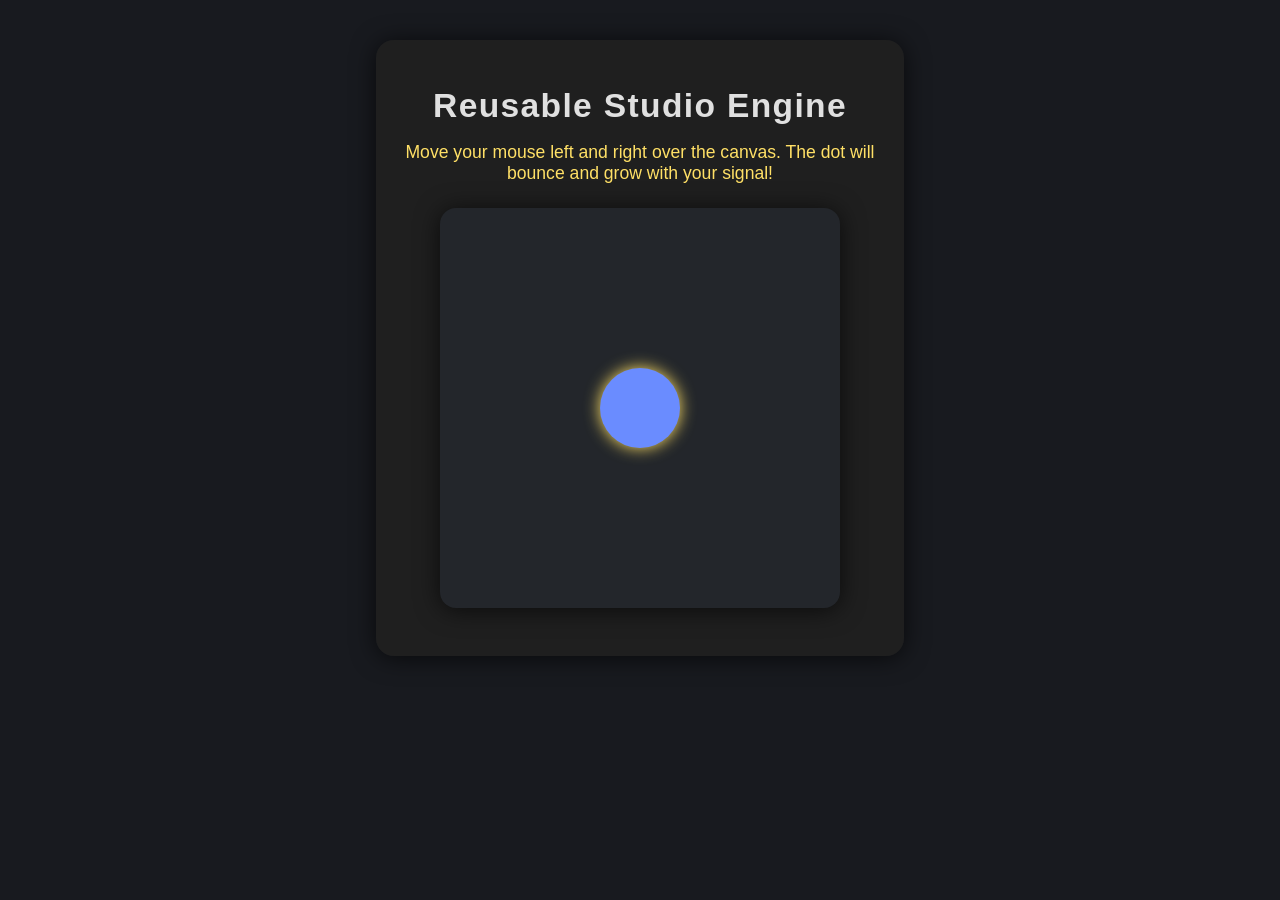
<file: index.html>
<!DOCTYPE html>
<html lang="en">
<head>
  <meta charset="UTF-8">
  <meta name="viewport" content="width=device-width, initial-scale=1.0">
  <title>Reusable Studio Engine</title>
  <link rel="stylesheet" href="style.css">
</head>
<body>
  <main>
    <h1>Reusable Studio Engine</h1>
    <p class="instructions">Move your mouse left and right over the canvas. The dot will bounce and grow with your signal!</p>
    <canvas id="main-canvas"></canvas>
  </main>
  <script type="module" src="main.js"></script>
</body>
</html>
</file>
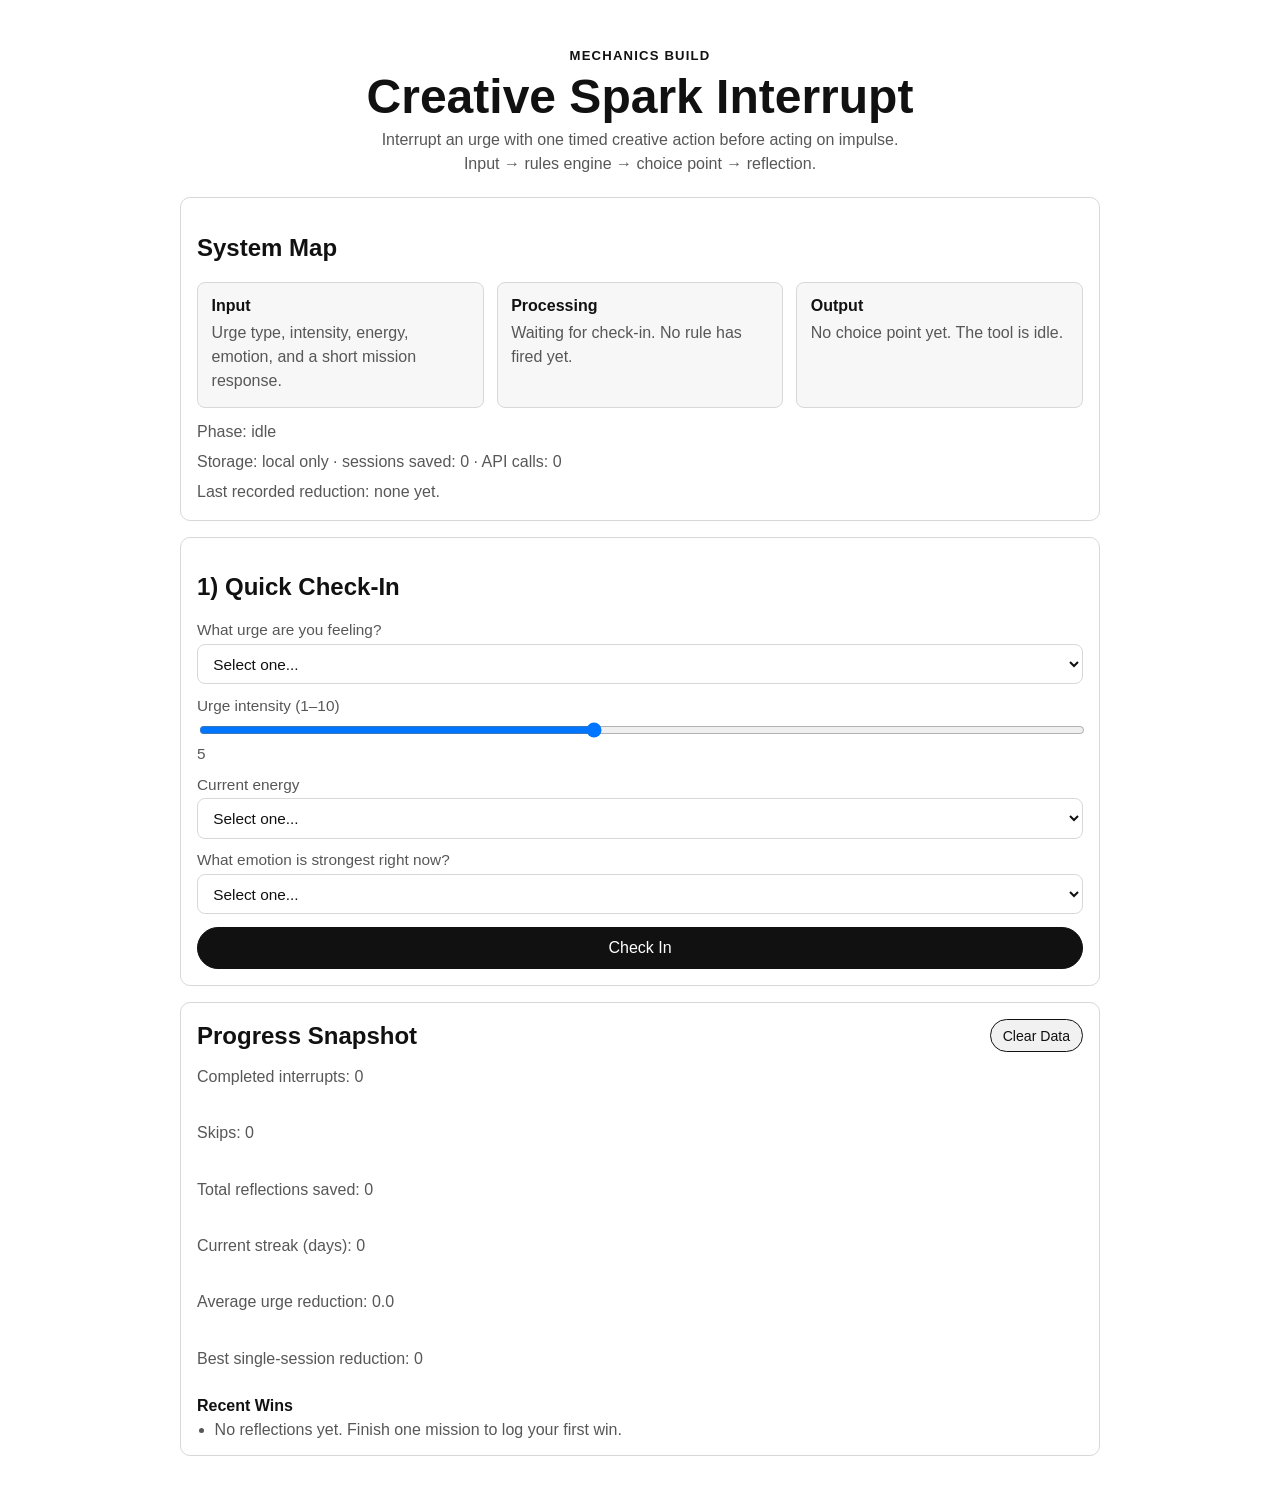
<file: creative-spark-interrupt/index.html>
<!DOCTYPE html>
<html lang="en">
  <head>
    <meta charset="UTF-8" />
    <meta name="viewport" content="width=device-width, initial-scale=1.0" />
    <title>Creative Spark Interrupt</title>
    <link rel="stylesheet" href="style.css" />
  </head>
  <body>
    <main class="app-shell">
      <header class="hero">
        <p class="kicker">Mechanics Build</p>
        <h1>Creative Spark Interrupt</h1>
        <p class="subhead">
          Interrupt an urge with one timed creative action before acting on impulse.
        </p>
        <p class="subhead subhead-soft">Input → rules engine → choice point → reflection.</p>
      </header>

      <section class="card system-map" aria-live="polite">
        <h2>System Map</h2>
        <div class="system-grid">
          <article class="system-node">
            <h3>Input</h3>
            <p>Urge type, intensity, energy, emotion, and a short mission response.</p>
          </article>
          <article class="system-node">
            <h3>Processing</h3>
            <p id="logicTrace">Waiting for check-in. No rule has fired yet.</p>
          </article>
          <article class="system-node">
            <h3>Output</h3>
            <p id="outputTrace">No choice point yet. The tool is idle.</p>
          </article>
        </div>
        <div class="trace-list">
          <p id="phaseTrace">Phase: idle</p>
          <p id="storageTrace">Storage: local only · sessions saved: 0 · API calls: 0</p>
          <p id="reductionTrace">Last recorded reduction: none yet.</p>
        </div>
      </section>

      <section class="card" aria-labelledby="checkin-heading">
        <h2 id="checkin-heading">1) Quick Check-In</h2>
        <form id="checkinForm" class="grid">
          <label>
            What urge are you feeling?
            <select name="urgeType" id="urgeType" required>
              <option value="">Select one...</option>
              <option value="social-scroll">Doom scrolling / social media</option>
              <option value="substance">Substance craving</option>
              <option value="gambling">Gambling urge</option>
              <option value="porn">Porn / compulsive sexual content</option>
              <option value="gaming">Compulsive gaming</option>
              <option value="shopping">Impulse shopping</option>
              <option value="other">Other</option>
            </select>
          </label>

          <label id="otherUrgeWrap" class="hidden" for="otherUrgeText">
            Describe the urge
            <input id="otherUrgeText" name="otherUrgeText" type="text" maxlength="60" placeholder="e.g. checking old messages repeatedly" />
          </label>

          <label>
            Urge intensity (1–10)
            <input type="range" name="intensity" min="1" max="10" value="5" />
            <span id="intensityValue">5</span>
          </label>

          <label>
            Current energy
            <select name="energy" required>
              <option value="">Select one...</option>
              <option value="low">Low</option>
              <option value="medium">Medium</option>
              <option value="high">High</option>
            </select>
          </label>

          <label>
            What emotion is strongest right now?
            <select name="emotion" required>
              <option value="">Select one...</option>
              <option value="stress">Stress</option>
              <option value="boredom">Boredom</option>
              <option value="anxiety">Anxiety</option>
              <option value="lonely">Lonely</option>
              <option value="anger">Anger</option>
              <option value="sad">Sad</option>
              <option value="restless">Restless</option>
            </select>
          </label>

          <button type="submit" class="btn btn-primary">Check In</button>
        </form>
      </section>

      <section id="choicePoint" class="card hidden" aria-live="polite">
        <h2>2) Choice Point</h2>
        <p id="choiceText"></p>
        <div class="choice-actions">
          <button id="startInterrupt" class="btn btn-success">Use the Creative Interrupt</button>
          <button id="skipInterrupt" class="btn btn-ghost">Skip for now</button>
        </div>
      </section>

      <section id="mission" class="card hidden" aria-live="polite">
        <h2>3) Creative Mission</h2>
        <p id="missionText"></p>
        <p id="missionWhy" class="mission-why"></p>
        <div class="timer-wrap">
          <p class="timer-label">Time left</p>
          <p id="timer" class="timer">03:00</p>
          <div class="timer-bar" aria-hidden="true">
            <div id="timerProgress" class="timer-progress"></div>
          </div>
        </div>
        <button id="rerollMission" class="btn btn-ghost">Give me another mission</button>

        <label class="mission-response-wrap" for="missionResponse">
          Your mission response
          <textarea
            id="missionResponse"
            name="missionResponse"
            rows="4"
            maxlength="400"
            placeholder="Write, sketch in words, or script your mission here..."
          ></textarea>
        </label>
        <div class="mission-response-actions">
          <span id="missionResponseCount" class="char-count">0 / 400</span>
          <button id="saveMissionResponse" class="btn btn-ghost" type="button">Save Mission Response</button>
        </div>

        <section class="coach-panel" aria-live="polite">
          <h3>Logic Feedback</h3>
          <p id="preparedResponse" class="prepared-response">The rules engine will show the next best move here.</p>
          <blockquote id="inspirationQuote" class="inspiration-quote">
            Logic trace: waiting for a check-in.
          </blockquote>
          <button id="newQuoteBtn" class="btn btn-ghost btn-small" type="button">Refresh Feedback</button>
        </section>

        <button id="finishMission" class="btn btn-primary hidden">I Finished the Mission</button>
      </section>

      <section id="reflection" class="card hidden" aria-live="polite">
        <h2>4) Reflection</h2>
        <form id="reflectionForm" class="grid">
          <label>
            Urge intensity now (1–10)
            <input type="range" name="postIntensity" min="1" max="10" value="4" />
            <span id="postIntensityValue">4</span>
          </label>

          <label>
            One sentence: what shifted?
            <textarea name="note" rows="3" maxlength="240" placeholder="I slowed down and my body calmed..." required></textarea>
          </label>

          <button type="submit" class="btn btn-success">Save Reflection</button>
        </form>
      </section>

      <section class="card" aria-live="polite">
        <div class="card-head">
          <h2>Progress Snapshot</h2>
          <button id="clearStats" class="btn btn-ghost btn-small" type="button">Clear Data</button>
        </div>
        <div id="stats" class="stats"></div>
        <h3 class="recent-title">Recent Wins</h3>
        <ul id="recentNotes" class="recent-notes"></ul>
      </section>

      <p id="appMessage" class="app-message hidden" role="status" aria-live="polite"></p>
    </main>

    <script src="script.js"></script>
  </body>
</html>
</file>
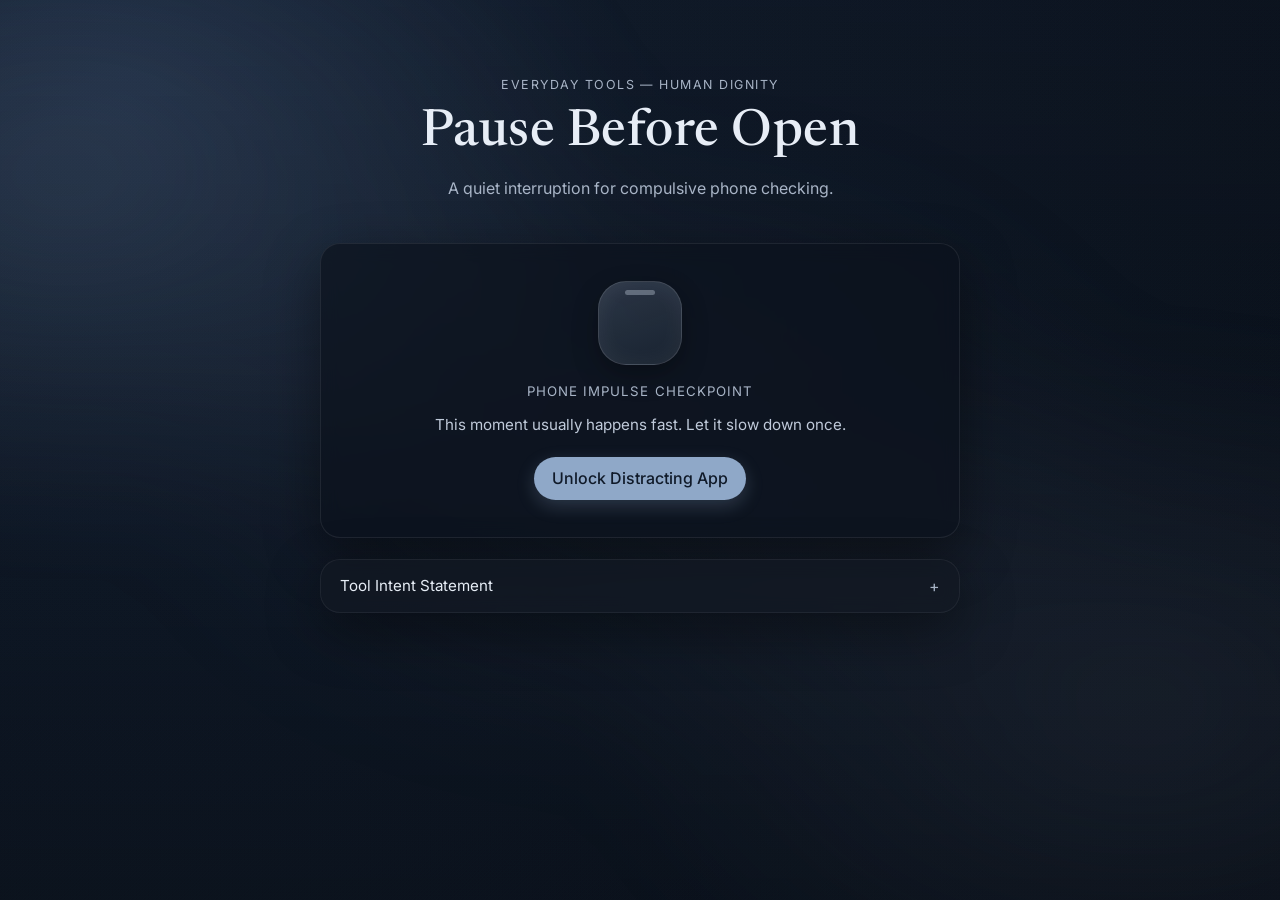
<file: pause-before-open/index.html>
<!DOCTYPE html>
<html lang="en">
  <head>
    <meta charset="UTF-8" />
    <meta name="viewport" content="width=device-width, initial-scale=1.0" />
    <title>Pause Before Open</title>

    <!-- Refined, quiet typography -->
    <link rel="preconnect" href="https://fonts.googleapis.com" />
    <link rel="preconnect" href="https://fonts.gstatic.com" crossorigin />
    <link
      href="https://fonts.googleapis.com/css2?family=Inter:wght@300;400;500;600&family=Newsreader:opsz,wght@6..72,400;6..72,500&display=swap"
      rel="stylesheet"
    />

    <link rel="stylesheet" href="style.css" />
  </head>
  <body>
    <!-- Ambient atmosphere layers -->
    <div class="ambient-bg" aria-hidden="true"></div>
    <div class="depth-layer" aria-hidden="true"></div>
    <div class="grain" aria-hidden="true"></div>

    <main class="artifact" role="main">
      <header class="artifact-header">
        <p class="eyebrow">Everyday Tools — Human Dignity</p>
        <h1>Pause Before Open</h1>
        <p class="lead">A quiet interruption for compulsive phone checking.</p>
      </header>

      <!-- Live interactive tool -->
      <section class="tool-shell" aria-label="Pause Before Open interactive tool">
        <div class="phone-orb" aria-hidden="true"></div>

        <!-- State 1: Entry -->
        <section class="state state-entry is-active" data-state="entry" aria-live="polite">
          <p class="state-label">Phone impulse checkpoint</p>
          <p class="microcopy">
            This moment usually happens fast. Let it slow down once.
          </p>
          <button id="openBtn" class="btn btn-primary" type="button">Unlock Distracting App</button>
        </section>

        <!-- State 2: Pause -->
        <section class="state state-pause" data-state="pause" aria-live="polite" aria-hidden="true">
          <p class="state-label">Urge window</p>
          <h2 id="promptHeading">What are you reaching for on your phone right now?</h2>

          <p id="urgeLine" class="urge-line" aria-live="polite">Notice your hand, breath, and pace.</p>

          <div class="chips" aria-label="Quick reason options">
            <button class="chip" type="button" data-chip="I feel bored.">Bored</button>
            <button class="chip" type="button" data-chip="I feel stressed and want to avoid work.">Stress</button>
            <button class="chip" type="button" data-chip="I want a quick dopamine hit.">Dopamine hit</button>
            <button class="chip" type="button" data-chip="I feel lonely and want connection.">Lonely</button>
          </div>

          <label class="visually-hidden" for="reasonInput">Type a short reason</label>
          <textarea
            id="reasonInput"
            class="input"
            rows="3"
            maxlength="180"
            placeholder="Type a short reason..."
          ></textarea>

          <div class="actions">
            <button id="proceedAnywayBtn" class="btn btn-ghost" type="button">Proceed Anyway</button>
            <button id="continueBtn" class="btn btn-primary continue" type="button" disabled aria-label="Hold to continue">
              Hold to Continue
            </button>
          </div>

          <p id="hint" class="hint">Continue appears after 10 seconds. Then hold for a moment to continue.</p>
        </section>

        <!-- State 3: Entered -->
        <section class="state state-entered" data-state="entered" aria-live="polite" aria-hidden="true">
          <p class="state-label">Transition complete</p>
          <h2>You opened your phone intentionally.</h2>
          <p class="microcopy">The goal is not perfect control. The goal is one conscious choice.</p>
          <button id="resetBtn" class="btn btn-ghost" type="button">Lock & Reset</button>
        </section>
      </section>

      <!-- Conceptual writing artifact -->
      <details class="intent" id="intentStatement">
        <summary>Tool Intent Statement</summary>

        <div class="intent-content">
          <article>
            <h3>Core Function</h3>
            <p>
              This tool interrupts compulsive phone opening with a short pause ritual. It does not block access;
              it inserts awareness between impulse and action.
            </p>
          </article>

          <article>
            <h3>Human Context</h3>
            <p>
              It enters the moment of reflex phone checking: boredom scrolling, stress avoidance, and repeat
              unlock loops where the body moves before attention catches up.
            </p>
          </article>

          <article>
            <h3>Intended User</h3>
            <p>
              A student or young adult who unlocks their phone dozens of times a day and wants to reclaim choice
              without being shamed or monitored.
            </p>
          </article>

          <article>
            <h3>Behavioral Thesis</h3>
            <p>
              Behavior change begins with interruption. Friction restores agency. Awareness precedes control.
              A short pause can reduce autopilot and return ownership of attention.
            </p>
          </article>

          <article>
            <h3>Dignity Clause</h3>
            <p>
              No tracking, no permanent storage, no scores, no streaks, no surveillance framing. The interface
              avoids urgency, guilt, and manipulative reward cues.
            </p>
          </article>

          <article>
            <h3>Refusal Clause</h3>
            <p>
              This will not become a productivity dashboard, app blocker, self-discipline engine, dopamine
              replacement, or behavior monitoring system.
            </p>
          </article>

          <article>
            <h3>Atmospheric Tone</h3>
            <p>
              Calm, minimal, and slow—like stepping into quiet air before unlocking a screen. The pause should
              feel like a breath, not a warning.
            </p>
          </article>
        </div>
      </details>
    </main>

    <script src="script.js"></script>
  </body>
</html>
</file>
<file: style.css>
body {
  margin: 0;
  padding: 0;
  background: #181a1f;
  color: #e0e0e0;
  font-family: 'Space Grotesk', 'Montserrat', 'Inter', sans-serif;
}

main {
  max-width: 480px;
  margin: 40px auto 0 auto;
  padding: 24px;
  background: rgba(32,32,32,0.96);
  border-radius: 18px;
  box-shadow: 0 2px 24px #000a;
  text-align: center;
}

h1 {
  font-size: 2.1rem;
  margin-bottom: 12px;
  letter-spacing: 0.04em;
}

.instructions {
  font-size: 1.1rem;
  margin-bottom: 24px;
  color: #ffe066;
}

#main-canvas {
  display: block;
  margin: 0 auto 24px auto;
  background: #23262b;
  border-radius: 16px;
  box-shadow: 0 2px 24px #000a;
}
</file>
<file: creative-spark-interrupt/style.css>
:root {
  --bg: #ffffff;
  --card: #ffffff;
  --ink: #111111;
  --muted: #575757;
  --primary: #111111;
  --success: #111111;
  --ghost: #f1f1f1;
  --accent: #111111;
  --line: #d8d8d8;
  --soft: #f7f7f7;
}

* {
  box-sizing: border-box;
}

body {
  margin: 0;
  font-family: Arial, Helvetica, sans-serif;
  color: var(--ink);
  background: var(--bg);
  min-height: 100vh;
}

.app-shell {
  width: min(920px, 92vw);
  margin: 2rem auto 3rem;
  display: grid;
  gap: 1rem;
}

.hero {
  text-align: center;
  padding: 1rem 0 0.5rem;
}

.kicker {
  text-transform: uppercase;
  letter-spacing: 0.09em;
  color: var(--accent);
  font-weight: 700;
  margin: 0;
  font-size: 0.82rem;
}

h1 {
  margin: 0.4rem 0;
  font-size: clamp(1.9rem, 4vw, 3rem);
}

.subhead {
  margin: 0;
  color: var(--muted);
}

.subhead-soft {
  margin-top: 0.4rem;
  opacity: 1;
}

.card {
  background: var(--card);
  border: 1px solid var(--line);
  border-radius: 10px;
  padding: 1rem;
}

.system-grid {
  display: grid;
  grid-template-columns: repeat(3, minmax(0, 1fr));
  gap: 0.8rem;
}

.system-node {
  border: 1px solid var(--line);
  border-radius: 8px;
  padding: 0.85rem;
  background: var(--soft);
}

.system-node h3 {
  margin: 0 0 0.4rem;
  font-size: 1rem;
}

.system-node p,
.trace-list p {
  margin: 0;
  line-height: 1.5;
  color: var(--muted);
}

.trace-list {
  display: grid;
  gap: 0.35rem;
  margin-top: 0.8rem;
}

.grid {
  display: grid;
  gap: 0.8rem;
}

label {
  display: grid;
  gap: 0.3rem;
  color: var(--muted);
  font-size: 0.96rem;
}

input,
select,
textarea,
button {
  font: inherit;
}

select,
textarea,
input[type='range'] {
  width: 100%;
}

input[type='text'] {
  width: 100%;
  background: #fff;
  color: var(--ink);
  border: 1px solid var(--line);
  border-radius: 8px;
  padding: 0.6rem 0.7rem;
}

select,
textarea {
  background: #fff;
  color: var(--ink);
  border: 1px solid var(--line);
  border-radius: 8px;
  padding: 0.6rem 0.7rem;
}

.btn {
  border: 1px solid #111;
  border-radius: 999px;
  padding: 0.7rem 1rem;
  color: #111;
  background: #fff;
  cursor: pointer;
  transition: background-color 120ms ease, color 120ms ease;
}

.btn:hover {
  background: #111;
  color: #fff;
}

button:focus-visible,
input:focus-visible,
select:focus-visible,
textarea:focus-visible {
  outline: 2px solid #111;
  outline-offset: 2px;
}

.btn-primary {
  background: #111;
  color: #fff;
}

.btn-success {
  background: #111;
  color: #fff;
}

.btn-ghost {
  background: var(--ghost);
  color: #111;
}

.btn-small {
  padding: 0.45rem 0.75rem;
  font-size: 0.88rem;
}

.card-head {
  display: flex;
  justify-content: space-between;
  align-items: center;
  gap: 0.6rem;
  flex-wrap: wrap;
}

.card-head h2 {
  margin: 0;
}

.choice-actions {
  display: flex;
  gap: 0.6rem;
  flex-wrap: wrap;
}

.mission-why {
  color: var(--muted);
  margin-top: 0.2rem;
}

.mission-response-wrap {
  margin-top: 0.5rem;
}

.mission-response-actions {
  display: flex;
  justify-content: space-between;
  align-items: center;
  gap: 0.6rem;
  flex-wrap: wrap;
  margin: 0.2rem 0 0.6rem;
}

.char-count {
  color: var(--muted);
  font-size: 0.88rem;
}

.coach-panel {
  border: 1px solid var(--line);
  border-radius: 8px;
  padding: 0.75rem;
  background: var(--soft);
}

.coach-panel h3 {
  margin: 0 0 0.4rem;
  font-size: 1rem;
}

.prepared-response {
  margin: 0 0 0.5rem;
  color: var(--ink);
}

.inspiration-quote {
  margin: 0 0 0.6rem;
  padding-left: 0.7rem;
  border-left: 3px solid #111;
  color: var(--muted);
}

.timer-wrap {
  display: grid;
  place-items: center;
  border: 1px dashed var(--line);
  border-radius: 8px;
  padding: 0.7rem;
  margin: 0.8rem 0;
}

.timer-label {
  margin: 0;
  color: var(--muted);
}

.timer {
  margin: 0.1rem 0;
  font-size: clamp(1.8rem, 5vw, 2.8rem);
  font-weight: 800;
  color: #111;
}

.timer-bar {
  width: min(300px, 92%);
  height: 8px;
  background: #e6e6e6;
  border-radius: 999px;
  overflow: hidden;
}

.timer-progress {
  width: 100%;
  height: 100%;
  background: #111;
  transition: width 0.4s linear;
}

.stats {
  display: grid;
  gap: 0.4rem;
  color: var(--muted);
}

.recent-title {
  margin: 0.8rem 0 0.4rem;
  font-size: 1rem;
}

.recent-notes {
  margin: 0;
  padding-left: 1.1rem;
  color: var(--muted);
  display: grid;
  gap: 0.35rem;
}

.app-message {
  margin: 0;
  border-radius: 8px;
  padding: 0.75rem 0.9rem;
  border: 1px solid transparent;
  font-size: 0.95rem;
}

.message-info {
  background: #f4f4f4;
  border-color: var(--line);
  color: #111;
}

.message-success {
  background: #ededed;
  border-color: var(--line);
  color: #111;
}

.celebration-layer {
  position: fixed;
  inset: 0;
  overflow: hidden;
  pointer-events: none;
  z-index: 30;
}

.confetti-piece {
  position: absolute;
  bottom: -18px;
  width: 8px;
  height: 14px;
  border-radius: 3px;
  background: #111;
  animation: confetti-rise var(--dur) ease-out forwards;
}

@keyframes confetti-rise {
  0% {
    transform: translate(0, 0) rotate(0deg);
    opacity: 0;
  }
  15% {
    opacity: 1;
  }
  100% {
    transform: translate(var(--drift), -62vh) rotate(480deg);
    opacity: 0;
  }
}

@media (prefers-reduced-motion: reduce) {
  .confetti-piece {
    animation-duration: 1ms;
  }
}

@media (max-width: 720px) {
  .system-grid {
    grid-template-columns: 1fr;
  }
}

.hidden {
  display: none;
}
</file>
<file: pause-before-open/style.css>
/* ---------------------------------
   Pause Before Open
   A restrained behavioral instrument
---------------------------------- */

:root {
  --bg-base: #0b111b;
  --bg-mid: #101a29;
  --bg-soft: #1a2435;
  --text: #e7edf6;
  --muted: #a8b4c6;
  --card: rgba(12, 18, 28, 0.66);
  --card-border: rgba(255, 255, 255, 0.08);
  --btn-primary: #8fa8c8;
  --btn-primary-hover: #9cb4d1;
  --btn-ghost: rgba(255, 255, 255, 0.08);
  --btn-ghost-hover: rgba(255, 255, 255, 0.14);
  --radius: 20px;
  --shadow: 0 18px 54px rgba(0, 0, 0, 0.42);
}

* {
  box-sizing: border-box;
}

html,
body {
  margin: 0;
  min-height: 100%;
}

body {
  position: relative;
  font-family: "Inter", system-ui, -apple-system, Segoe UI, Roboto, sans-serif;
  color: var(--text);
  background: radial-gradient(circle at 10% 10%, #1a2940 0%, var(--bg-mid) 35%, var(--bg-base) 100%);
  overflow-x: hidden;
  transition: background 1500ms ease;
}

/* Subtle shift while pause state is active */
body.pause-active {
  background: radial-gradient(circle at 80% 10%, #2a3244 0%, #131e2f 38%, #090f18 100%);
}

.ambient-bg,
.depth-layer,
.grain {
  position: fixed;
  inset: 0;
  pointer-events: none;
}

.ambient-bg {
  z-index: 0;
  inset: -20%;
  background:
    radial-gradient(45% 40% at 18% 28%, rgba(143, 168, 200, 0.18), transparent 72%),
    radial-gradient(40% 36% at 78% 70%, rgba(117, 135, 161, 0.16), transparent 78%),
    radial-gradient(36% 32% at 50% 50%, rgba(79, 93, 113, 0.16), transparent 80%);
  filter: blur(48px);
  animation: ambientDrift 26s ease-in-out infinite alternate;
}

.depth-layer {
  z-index: 1;
  background: linear-gradient(to bottom, rgba(10, 16, 25, 0.1), rgba(6, 10, 16, 0.34));
  transform: translateZ(0);
}

.grain {
  z-index: 2;
  opacity: 0.11;
  mix-blend-mode: soft-light;
  background-image: repeating-radial-gradient(circle at 0 0, transparent 0, rgba(255, 255, 255, 0.27) 1px, transparent 2px);
  background-size: 3px 3px;
}

@keyframes ambientDrift {
  from {
    transform: translate(-2%, -1%) scale(1);
  }
  to {
    transform: translate(2%, 1.5%) scale(1.08);
  }
}

.artifact {
  position: relative;
  z-index: 3;
  width: min(840px, 92vw);
  margin: 0 auto;
  padding: clamp(2.4rem, 6vw, 5rem) 0 clamp(3rem, 7vw, 6rem);
}

.artifact-header {
  text-align: center;
  margin-bottom: clamp(1.8rem, 3.5vw, 2.8rem);
}

.eyebrow {
  margin: 0 0 0.7rem;
  font-size: 0.78rem;
  color: var(--muted);
  letter-spacing: 0.12em;
  text-transform: uppercase;
}

h1,
h2,
h3 {
  margin: 0;
  font-family: "Newsreader", Georgia, serif;
  font-weight: 500;
  letter-spacing: 0.01em;
  line-height: 1.2;
}

h1 {
  font-size: clamp(2rem, 5.5vw, 3.2rem);
}

h2 {
  font-size: clamp(1.5rem, 4vw, 2.2rem);
}

h3 {
  font-size: clamp(1.05rem, 2.3vw, 1.3rem);
}

.lead {
  margin: 0.85rem auto 0;
  max-width: 44ch;
  color: var(--muted);
  font-size: 1rem;
}

.tool-shell,
.intent {
  width: min(640px, 100%);
  margin: 0 auto;
  background: var(--card);
  border: 1px solid var(--card-border);
  border-radius: var(--radius);
  box-shadow: var(--shadow);
  backdrop-filter: blur(9px);
  -webkit-backdrop-filter: blur(9px);
}

.tool-shell {
  padding: clamp(1.4rem, 4vw, 2.3rem);
  margin-bottom: 1.35rem;
  position: relative;
  overflow: hidden;
}

.phone-orb {
  width: 84px;
  height: 84px;
  margin: 0 auto 1.15rem;
  border-radius: 28px;
  background: linear-gradient(160deg, rgba(164, 190, 224, 0.2), rgba(102, 121, 146, 0.14));
  border: 1px solid rgba(255, 255, 255, 0.14);
  box-shadow: inset 0 0 24px rgba(255, 255, 255, 0.06), 0 10px 26px rgba(0, 0, 0, 0.3);
  position: relative;
}

.phone-orb::before {
  content: "";
  width: 30px;
  height: 5px;
  border-radius: 999px;
  background: rgba(221, 230, 245, 0.32);
  position: absolute;
  left: 50%;
  top: 8px;
  transform: translateX(-50%);
}

.state {
  display: none;
  opacity: 0;
  transform: translateY(10px);
  transition: opacity 520ms ease, transform 560ms ease, filter 600ms ease;
  filter: blur(1.5px);
}

.state.is-active {
  display: block;
  opacity: 1;
  transform: translateY(0);
  filter: blur(0);
}

.state-label {
  margin: 0 0 0.9rem;
  color: var(--muted);
  font-size: 0.83rem;
  letter-spacing: 0.08em;
  text-transform: uppercase;
}

.microcopy {
  margin: 0 0 1rem;
  color: #c0cada;
  font-size: 0.95rem;
  line-height: 1.55;
}

.state-entry {
  text-align: center;
}

.state-entry .btn {
  margin-top: 0.25rem;
}

.input {
  width: 100%;
  margin: 1rem 0;
  min-height: 90px;
  resize: vertical;
  padding: 0.92rem 1rem;
  border-radius: 14px;
  border: 1px solid rgba(255, 255, 255, 0.14);
  background: rgba(5, 10, 17, 0.42);
  color: var(--text);
  font: inherit;
  transition: border-color 220ms ease, background-color 220ms ease;
}

.urge-line {
  margin: 0.55rem 0 0.7rem;
  color: #c7d1df;
  font-size: 0.93rem;
  min-height: 1.3rem;
}

.chips {
  display: flex;
  gap: 0.5rem;
  flex-wrap: wrap;
  margin-bottom: 0.35rem;
}

.chip {
  border: 1px solid rgba(255, 255, 255, 0.12);
  border-radius: 999px;
  padding: 0.38rem 0.68rem;
  background: rgba(255, 255, 255, 0.04);
  color: #cfd8e6;
  font: inherit;
  font-size: 0.84rem;
  cursor: pointer;
  transition: background-color 180ms ease, border-color 180ms ease;
}

.chip:hover {
  background: rgba(255, 255, 255, 0.09);
  border-color: rgba(255, 255, 255, 0.2);
}

.input:focus {
  outline: none;
  border-color: rgba(155, 181, 212, 0.64);
  background: rgba(6, 10, 18, 0.56);
}

.input::placeholder {
  color: #90a1b8;
}

.actions {
  display: flex;
  gap: 0.68rem;
  flex-wrap: wrap;
}

.btn {
  border: 0;
  border-radius: 999px;
  padding: 0.72rem 1.1rem;
  font: inherit;
  font-weight: 500;
  cursor: pointer;
  transition: transform 180ms ease, background-color 220ms ease, opacity 220ms ease, box-shadow 220ms ease;
}

.btn:hover {
  transform: translateY(-1px);
}

.btn:active {
  transform: scale(0.985);
}

.btn-primary {
  background: var(--btn-primary);
  color: #101a29;
  box-shadow: 0 6px 18px rgba(143, 168, 200, 0.24);
}

.btn-primary:hover {
  background: var(--btn-primary-hover);
}

.btn-ghost {
  background: var(--btn-ghost);
  color: var(--text);
}

.btn-ghost:hover {
  background: var(--btn-ghost-hover);
}

.btn[disabled] {
  opacity: 0.45;
  cursor: not-allowed;
  box-shadow: none;
}

.continue {
  opacity: 0;
  pointer-events: none;
}

.continue.is-visible {
  opacity: 1;
  pointer-events: auto;
}

.continue.is-holding {
  box-shadow: 0 0 0 4px rgba(143, 168, 200, 0.22), 0 6px 18px rgba(143, 168, 200, 0.26);
}

.hint {
  margin: 0.95rem 0 0;
  color: var(--muted);
  font-size: 0.92rem;
}

/* Collapsible statement */
.intent {
  overflow: hidden;
}

.intent summary {
  cursor: pointer;
  list-style: none;
  padding: 1rem 1.2rem;
  font-size: 0.95rem;
  color: var(--text);
  background: rgba(255, 255, 255, 0.02);
  border-bottom: 1px solid transparent;
  transition: background-color 220ms ease, border-color 220ms ease;
}

.intent summary::-webkit-details-marker {
  display: none;
}

.intent summary::after {
  content: "+";
  float: right;
  color: var(--muted);
  font-size: 1rem;
}

.intent[open] summary {
  border-bottom-color: rgba(255, 255, 255, 0.08);
  background: rgba(255, 255, 255, 0.035);
}

.intent[open] summary::after {
  content: "−";
}

.intent-content {
  padding: 1.2rem;
  display: grid;
  gap: 1rem;
}

.intent article {
  padding: 0.9rem 0.95rem;
  border-radius: 12px;
  background: rgba(255, 255, 255, 0.02);
  border: 1px solid rgba(255, 255, 255, 0.06);
}

.intent p {
  margin: 0.45rem 0 0;
  color: #c8d1de;
  line-height: 1.6;
  font-size: 0.97rem;
}

.visually-hidden {
  position: absolute;
  width: 1px;
  height: 1px;
  padding: 0;
  margin: -1px;
  overflow: hidden;
  clip: rect(0, 0, 0, 0);
  white-space: nowrap;
  border: 0;
}

@media (max-width: 560px) {
  .artifact {
    width: 94vw;
  }

  .actions {
    flex-direction: column;
  }

  .actions .btn {
    width: 100%;
  }
}
</file>
